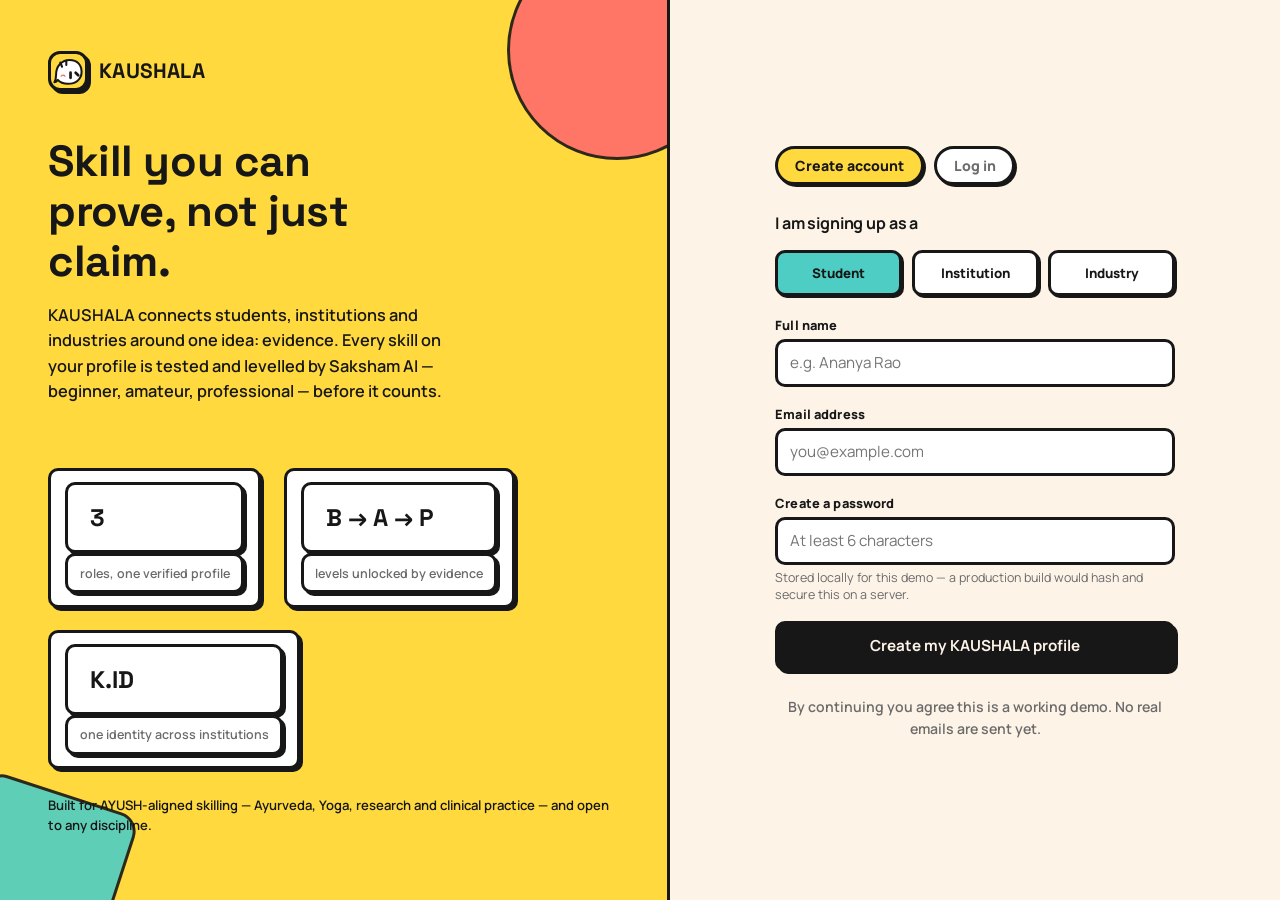
<file: kaushala/frontend/index.html>
<!DOCTYPE html>
<html lang="en">
<head>
<meta charset="UTF-8" />
<meta name="viewport" content="width=device-width, initial-scale=1.0" />
<title>KAUSHALA — Prove your skill, not just claim it</title>
<link rel="preconnect" href="https://fonts.googleapis.com" />
<link href="https://fonts.googleapis.com/css2?family=Space+Grotesk:wght@500;600;700&family=Manrope:wght@500;600;700;800&display=swap" rel="stylesheet" />
<link rel="stylesheet" href="css/style%20(2).css" />
</head>
<body>

<div class="auth-shell">

  <!-- ============ Brand story ============ -->
  <section class="auth-story">
    <div class="brand-mark">
      <span class="logo-badge">
        <svg viewBox="0 0 40 40" xmlns="http://www.w3.org/2000/svg" aria-hidden="true">
          <path d="M6 24 C6 14, 13 7, 22 7 C31 7, 36 13, 36 21 C36 30, 29 35, 20 35 C15 35, 10.5 33.5, 8 30.5 C7 32, 5.5 33, 4 33.2 C5.3 31, 6 28, 6 24 Z" fill="#FFFFFF" stroke="#171717" stroke-width="2.4" stroke-linejoin="round"/>
          <path d="M13 15 L11 10" stroke="#171717" stroke-width="2.4" stroke-linecap="round"/>
          <path d="M18 13 L18 8" stroke="#171717" stroke-width="2.4" stroke-linecap="round"/>
          <path d="M23 22 v6" stroke="#171717" stroke-width="3.2" stroke-linecap="round"/>
          <path d="M29 22 l3 3" stroke="#171717" stroke-width="3.2" stroke-linecap="round"/>
          <path d="M12 26 c1.2-1.6 3.3-1.6 4.4 0" stroke="#FF6B6B" stroke-width="1.6" fill="none" stroke-linecap="round"/>
        </svg>
      </span>
      <span>KAUSHALA</span>
    </div>

    <div>
      <h1>Skill you can prove, not just claim.</h1>
      <p class="lede">KAUSHALA connects students, institutions and industries around one idea: evidence. Every skill on your profile is tested and levelled by Saksham AI — beginner, amateur, professional — before it counts.</p>
    </div>

    <div>
      <div class="story-proof">
        <div>
          <div class="num">3</div>
          <div class="cap">roles, one verified profile</div>
        </div>
        <div>
          <div class="num">B → A → P</div>
          <div class="cap">levels unlocked by evidence</div>
        </div>
        <div>
          <div class="num">K.ID</div>
          <div class="cap">one identity across institutions</div>
        </div>
      </div>
      <p class="story-footnote" style="margin-top:1.6rem;">Built for AYUSH-aligned skilling — Ayurveda, Yoga, research and clinical practice — and open to any discipline.</p>
    </div>
  </section>

  <!-- ============ Auth form ============ -->
  <section class="auth-panel">
    <div class="auth-card">

      <div class="auth-tabs" role="tablist">
        <button class="auth-tab is-active" role="tab" data-target="signup-form" id="tab-signup">Create account</button>
        <button class="auth-tab" role="tab" data-target="login-form" id="tab-login">Log in</button>
      </div>

      <!-- SIGN UP -->
      <form class="auth-form is-active" id="signup-form" novalidate>
        <h3 style="font-family:var(--sans); font-size:1rem; margin-bottom:1.1em;">I am signing up as a</h3>
        <div class="role-picker" id="role-picker">
          <div class="role-opt is-selected" data-role="student" tabindex="0" role="button">Student</div>
          <div class="role-opt" data-role="institution" tabindex="0" role="button">Institution</div>
          <div class="role-opt" data-role="industry" tabindex="0" role="button">Industry</div>
        </div>

        <div class="field" id="signup-name-field">
          <label for="signup-name">Full name</label>
          <input type="text" id="signup-name" autocomplete="name" placeholder="e.g. Ananya Rao" />
        </div>

        <div class="field" id="signup-email-field">
          <label for="signup-email">Email address</label>
          <input type="email" id="signup-email" autocomplete="email" placeholder="you@example.com" />
          <div class="field-error">This email is already registered — try logging in instead.</div>
        </div>

        <div class="field" id="signup-password-field">
          <label for="signup-password">Create a password</label>
          <input type="password" id="signup-password" autocomplete="new-password" placeholder="At least 6 characters" />
          <div class="field-hint">Stored locally for this demo — a production build would hash and secure this on a server.</div>
        </div>

        <button type="submit" class="btn btn-primary btn-block" id="signup-submit">Create my KAUSHALA profile</button>

        <div class="kid-reveal" id="kid-reveal">
          <div style="font-size:.82rem; color:var(--text-muted); margin-bottom:.3em;">Your Kaushala ID has been assigned</div>
          <div class="kid-value" id="kid-value">KSH-S-00000</div>
          <div style="font-size:.8rem; color:var(--text-muted); margin-top:.5em;">Use this ID and your email to log in. Institutions will also use it to add you to their roster.</div>
          <button class="btn btn-accent btn-block" style="margin-top:1rem;" id="go-to-profile">Enter my profile</button>
        </div>
      </form>

      <!-- LOG IN -->
      <form class="auth-form" id="login-form" novalidate>
        <div class="field">
          <label for="login-email">Email address</label>
          <input type="email" id="login-email" autocomplete="email" placeholder="you@example.com" />
        </div>
        <div class="field">
          <label for="login-password">Password</label>
          <input type="password" id="login-password" autocomplete="current-password" placeholder="Your password" />
          <div class="field-error" id="login-error">That email and password don't match our records.</div>
        </div>
        <button type="submit" class="btn btn-primary btn-block">Log in</button>
        <p class="form-note">Institution and industry dashboards are coming next — this build focuses on the student experience.</p>
      </form>

      <p class="auth-switch">By continuing you agree this is a working demo. No real emails are sent yet.</p>
    </div>
  </section>

</div>

<div class="toast" id="toast"></div>

<script src="js/data (2).js"></script>
<script src="js/auth.js"></script>
</body>
</html>
</file>
